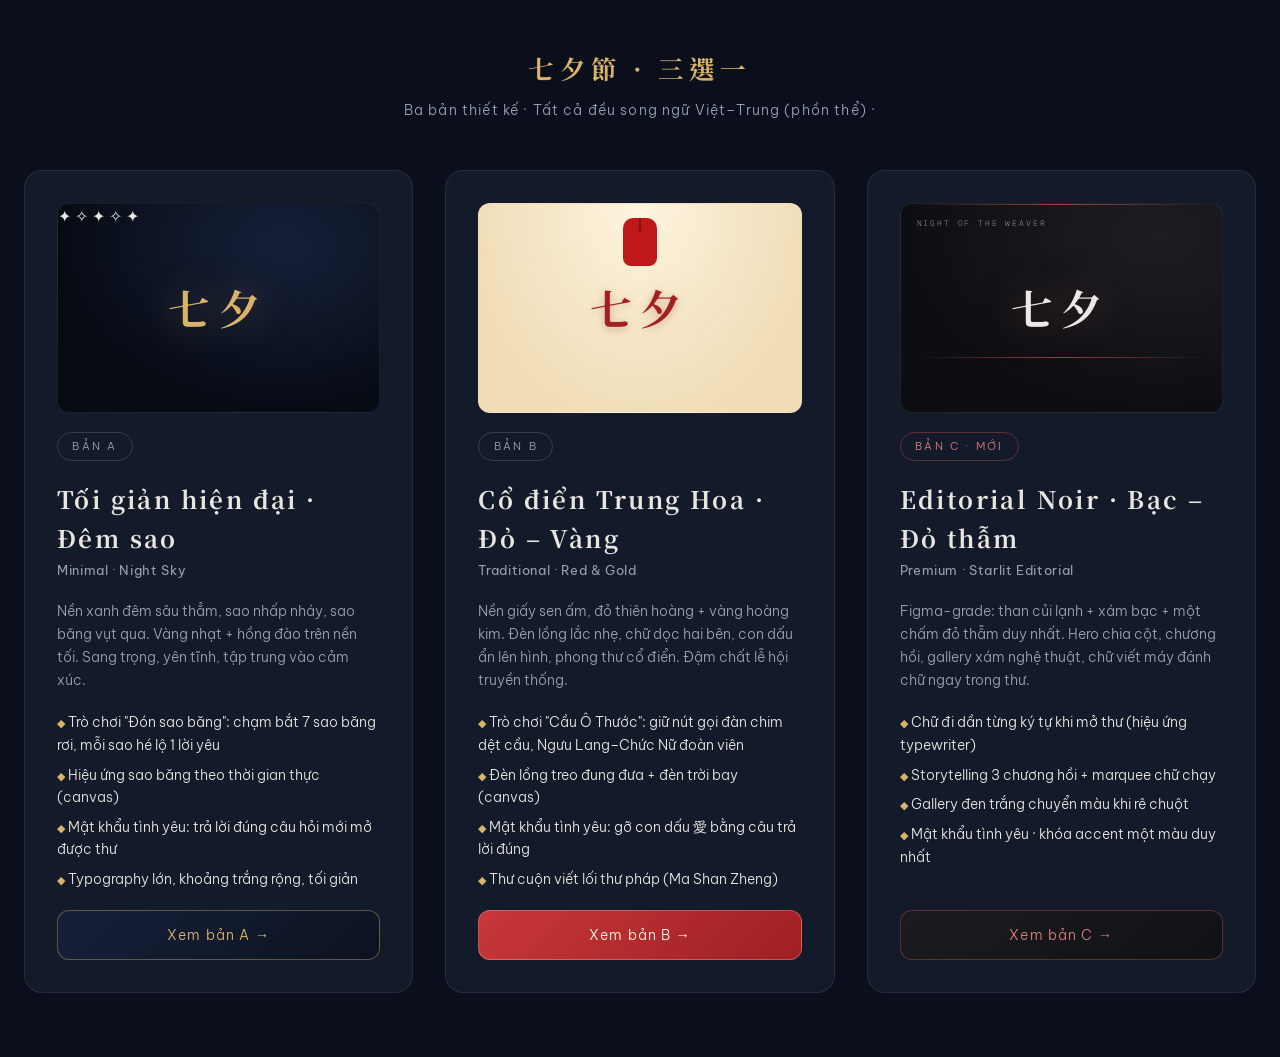
<file: index.html>
<!DOCTYPE html>
<html lang="vi">
<head>
  <meta charset="UTF-8">
  <meta http-equiv="refresh" content="0; url=compare.html">
  <title>七夕節</title>
  <style>
    body { background: #0b0f1c; color: #e8e6df; font-family: sans-serif; display: flex; align-items: center; justify-content: center; min-height: 100vh; margin: 0; }
    a { color: #d9b36a; }
  </style>
</head>
<body>
  <p>Đang mở bộ sưu tập… <a href="compare.html">Bấm vào đây nếu không chuyển trang</a></p>
</body>
</html>
</file>
